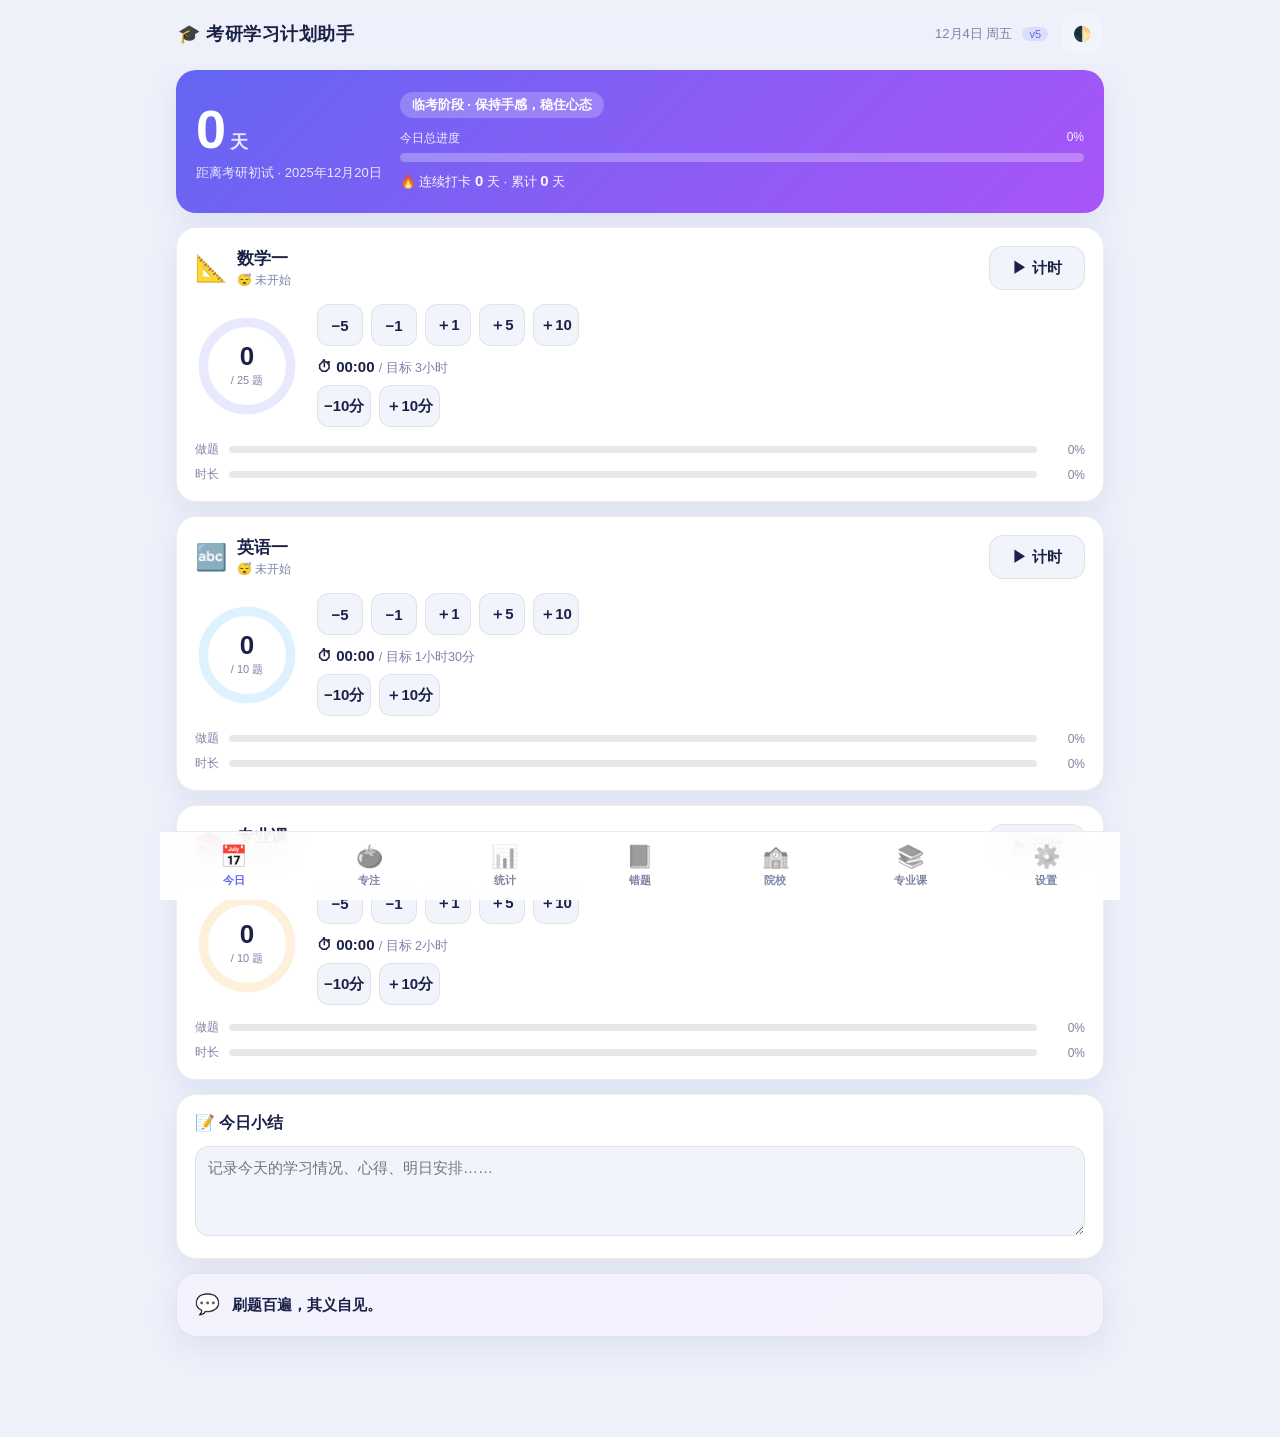
<file: index.html>
<!DOCTYPE html>
<html lang="zh-CN">
<head>
  <meta charset="utf-8">
  <meta name="viewport" content="width=device-width, initial-scale=1, viewport-fit=cover">
  <meta name="apple-mobile-web-app-capable" content="yes">
  <meta name="mobile-web-app-capable" content="yes">
  <meta name="apple-mobile-web-app-status-bar-style" content="black-translucent">
  <meta name="apple-mobile-web-app-title" content="考研助手">
  <meta name="format-detection" content="telephone=no">
  <meta name="theme-color" content="#6366f1">
  <meta name="description" content="考研学习计划助手：数学一 / 英语一 / 专业课 每日刷题量与学习时长管理">
  <link rel="manifest" href="manifest.webmanifest">
  <link rel="apple-touch-icon" href="icons/icon-180.png">
  <link rel="icon" type="image/png" href="icons/icon-192.png">
  <link rel="stylesheet" href="styles.css?v=5">
  <title>考研学习计划助手</title>
</head>
<body>
  <div id="app">

    <!-- ===== 顶栏 ===== -->
    <header class="topbar">
      <div class="brand">🎓 考研学习计划助手</div>
      <div class="topbar-right">
        <span id="todayText" class="today-text"></span>
        <span class="ver-tag" id="verTag" title="版本号：出现 v5 说明已是最新版">v5</span>
        <button id="btnTheme" class="icon-btn" title="切换深色模式">🌓</button>
      </div>
    </header>

    <main class="main">

      <!-- ===== 今日 ===== -->
      <section id="page-today" class="page active">
        <div class="card hero">
          <div class="hero-left">
            <div class="hero-count"><span id="countdownNum">--</span><span class="unit">天</span></div>
            <div class="hero-sub">距离考研初试 · <span id="examDateText"></span></div>
          </div>
          <div class="hero-right">
            <div class="phase-badge" id="phaseBadge">备考中</div>
            <div class="hero-progress">
              <div class="hero-progress-label">今日总进度 <span id="overallPct">0%</span></div>
              <div class="progressbar"><div class="progressbar-fill" id="overallFill"></div></div>
            </div>
            <div class="streak-row">🔥 连续打卡 <b id="streakDays">0</b> 天 · 累计 <b id="totalCheckins">0</b> 天</div>
          </div>
        </div>

        <div id="subjectCards"></div>

        <div class="card note-card">
          <div class="card-title">📝 今日小结</div>
          <textarea id="noteInput" placeholder="记录今天的学习情况、心得、明日安排……"></textarea>
        </div>

        <div class="card quote-card">
          <div class="quote-mark">💬</div>
          <div id="quoteText" class="quote-text"></div>
        </div>
      </section>

      <!-- ===== 专注 ===== -->
      <section id="page-focus" class="page">
        <div class="card focus-card">
          <div class="card-title center">🍅 番茄专注</div>
          <div class="subject-chips" id="pomoSubjectChips"></div>
          <div class="pomo-wrap">
            <svg class="pomo-ring" viewBox="0 0 260 260">
              <circle class="pomo-ring-bg" cx="130" cy="130" r="118"></circle>
              <circle class="pomo-ring-fill" id="pomoRing" cx="130" cy="130" r="118"></circle>
            </svg>
            <div class="pomo-center">
              <div class="pomo-time" id="pomoTime">25:00</div>
              <div class="pomo-mode" id="pomoModeText">专注</div>
            </div>
          </div>
          <div class="pomo-controls">
            <button class="btn btn-ghost" data-action="pomoReset" title="重置">↺ 重置</button>
            <button class="btn btn-primary btn-big" id="pomoToggle" data-action="pomoToggle">▶ 开始</button>
            <button class="btn btn-ghost" data-action="pomoSkip" title="跳过本阶段">⏭ 跳过</button>
          </div>
          <div class="pomo-stats">
            今日已完成 <b id="pomoFocusToday">0</b> 个番茄
            <span class="pomo-hint" id="pomoHint"></span>
          </div>
        </div>

        <div class="card">
          <div class="card-title">⏱ 单科计时</div>
          <p class="hint-text">在「今日」页每科卡片上点「开始计时」，专注时长会自动累计到该科今天的学习时间。</p>
        </div>

        <div class="card">
          <div class="card-title">🍅 番茄钟设置</div>
          <div class="form-grid">
            <label class="field">专注时长(分)
              <input type="number" id="set-pomo-focus" min="5" max="120" value="25">
            </label>
            <label class="field">短休息(分)
              <input type="number" id="set-pomo-short" min="1" max="60" value="5">
            </label>
            <label class="field">长休息(分)
              <input type="number" id="set-pomo-long" min="5" max="90" value="15">
            </label>
            <label class="field">几个番茄后长休息
              <input type="number" id="set-pomo-longevery" min="1" max="10" value="4">
            </label>
          </div>
          <label class="switch-row">
            <input type="checkbox" id="set-pomo-auto" checked>
            <span>专注结束后自动开始休息</span>
          </label>
        </div>
      </section>

      <!-- ===== 统计 ===== -->
      <section id="page-stats" class="page">
        <div class="range-toggle">
          <button data-range="7" class="active">近 7 天</button>
          <button data-range="30">近 30 天</button>
        </div>

        <div class="stat-cards">
          <div class="card stat-card">
            <div class="stat-num" id="statTotalProblems">0</div>
            <div class="stat-label">累计做题(题)</div>
          </div>
          <div class="card stat-card">
            <div class="stat-num" id="statTotalTime">0</div>
            <div class="stat-label">累计时长(小时)</div>
          </div>
          <div class="card stat-card">
            <div class="stat-num" id="statAvgTime">0</div>
            <div class="stat-label">日均时长(小时)</div>
          </div>
          <div class="card stat-card">
            <div class="stat-num" id="statBestStreak">0</div>
            <div class="stat-label">最长连击(天)</div>
          </div>
        </div>

        <div class="card">
          <div class="card-title">📈 各科日均</div>
          <div id="statSubjectRows"></div>
        </div>

        <div class="card">
          <div class="card-title">📊 每日做题数</div>
          <canvas id="chartProblems" height="220"></canvas>
          <div class="legend" id="legendProblems"></div>
        </div>

        <div class="card">
          <div class="card-title">⏰ 每日学习时长</div>
          <canvas id="chartTime" height="220"></canvas>
          <div class="legend" id="legendTime"></div>
        </div>

        <div class="card">
          <div class="card-title row-between">
            <span>🗓 打卡日历</span>
            <span class="cal-nav">
              <button class="icon-btn" data-action="calPrev">◀</button>
              <b id="calTitle"></b>
              <button class="icon-btn" data-action="calNext">▶</button>
            </span>
          </div>
          <div class="cal-week">一 二 三 四 五 六 日</div>
          <div id="calGrid" class="cal-grid"></div>
          <div class="cal-legend">
            <span><i style="background:var(--card2)"></i>0%</span>
            <span><i style="background:#c7d2fe"></i>&lt;50%</span>
            <span><i style="background:#818cf8"></i>50–100%</span>
            <span><i style="background:#4f46e5"></i>≥100%</span>
          </div>
        </div>
      </section>

      <!-- ===== 错题 ===== -->
      <section id="page-mistakes" class="page">
        <div class="card">
          <div class="card-title">📕 记录错题</div>
          <form id="mistakeForm" class="mistake-form">
            <div class="form-grid">
              <label class="field">科目
                <select id="mistakeSubject"></select>
              </label>
              <label class="field">错误类型
                <select id="mistakeTag">
                  <option>粗心大意</option>
                  <option>概念不清</option>
                  <option>方法不会</option>
                  <option>计算错误</option>
                  <option>其他</option>
                </select>
              </label>
            </div>
            <label class="field">来源（书/卷/章节，选填）
              <input type="text" id="mistakeSource" placeholder="如：660题 P23 / 2019年真题">
            </label>
            <label class="field">题目要点 / 错误原因
              <textarea id="mistakeContent" rows="2" placeholder="简要记录这道题的知识点或错误原因，方便复习"></textarea>
            </label>
            <button type="submit" class="btn btn-primary btn-block">＋ 加入错题本</button>
          </form>
        </div>

        <div class="mistake-filters" id="mistakeFilters"></div>
        <div id="mistakeList"></div>
      </section>

      <!-- ===== 院校信息 ===== -->
      <section id="page-schools" class="page">
        <div class="card">
          <div class="card-title">🔍 查询院校考试信息</div>
          <p class="hint-text">输入院校或专业名称，直接搜索该校官网发布的招生简章、专业目录、考试大纲、复试分数线等信息（电脑端体验最佳，搜索结果请认准 edu.cn / ac.cn 官网域名）。</p>
          <div class="school-search-row">
            <input type="text" id="schoolSearch" placeholder="如：清华大学 / 计算机 / 金融">
            <button class="btn btn-primary" id="btnSchoolBaidu">百度搜索</button>
            <button class="btn btn-ghost" id="btnSchoolBing">必应搜索</button>
          </div>
        </div>

        <div class="card">
          <div class="card-title">🏛️ 权威入口</div>
          <div class="link-grid" id="officialLinks"></div>
          <div class="sub-title">省级教育考试院（报考、网上确认、查分）</div>
          <div class="link-grid" id="provinceLinks"></div>
        </div>

        <div class="card">
          <div class="card-title">🗓️ 考试信息时间轴（按你设置的考试日期推算）</div>
          <div id="examTimeline"></div>
        </div>

        <div class="card">
          <div class="card-title">🎯 热门院校官方研招网</div>
          <input type="text" id="schoolFilterInput" class="school-filter-input" placeholder="在列表中筛选院校，如：北京 / 计算机类">
          <div class="mistake-filters" id="schoolFilters"></div>
          <div id="schoolList"></div>
          <p class="hint-text">列表未收录的院校：用上方搜索框，或前往「研招网·院校库」查询全部招生单位。</p>
        </div>
      </section>

      <!-- ===== 专业课 811 ===== -->
      <section id="page-major" class="page">
        <div id="majorContent"></div>
      </section>

      <!-- ===== 设置 ===== -->
      <section id="page-settings" class="page">
        <div class="card">
          <div class="card-title">🎯 计划设置</div>
          <label class="field">考研初试日期
            <input type="date" id="set-exam-date">
          </label>
          <div class="subject-settings" id="subjectSettings"></div>
          <button class="btn btn-gradient btn-block" id="btn-smart">✨ 一键智能规划（按剩余天数推荐）</button>
          <p class="hint-text" id="smartHint"></p>
        </div>

        <div class="card">
          <div class="card-title">🔔 每日提醒</div>
          <label class="switch-row">
            <input type="checkbox" id="set-remind-on">
            <span>每天提醒我打卡</span>
          </label>
          <div class="remind-row">
            <label class="field">提醒时间
              <input type="time" id="set-remind-time" value="21:30">
            </label>
            <button class="btn btn-ghost" id="btn-notif-perm">开启系统通知权限</button>
          </div>
          <p class="hint-text">应用打开时会在设定时间弹出提醒；Chrome/Android 支持定时系统通知（iOS 暂不支持定时通知，需保持应用打开）。</p>
        </div>

        <div class="card">
          <div class="card-title">🎨 外观</div>
          <label class="field">主题模式
            <select id="set-theme">
              <option value="auto">跟随系统</option>
              <option value="light">浅色</option>
              <option value="dark">深色</option>
            </select>
          </label>
        </div>

        <div class="card">
          <div class="card-title">💾 数据管理</div>
          <p class="hint-text">所有数据仅保存在这台设备的浏览器里，不会上传到任何服务器。换设备时请先导出备份。</p>
          <div class="btn-row">
            <button class="btn btn-ghost" id="btn-export">导出备份(JSON)</button>
            <button class="btn btn-ghost" id="btn-csv">导出报表(CSV)</button>
          </div>
          <div class="btn-row">
            <button class="btn btn-ghost" id="btn-import">导入备份</button>
            <button class="btn btn-danger" id="btn-clear">清空全部数据</button>
          </div>
          <input type="file" id="file-import" accept=".json,application/json" style="display:none">
        </div>

        <div class="card about-card">
          <div class="card-title">ℹ️ 关于</div>
          <p>考研学习计划助手 v1.0 · 纯本地运行，离线可用。</p>
          <p>科目：数学一 / 英语一 / 专业课 · 功能：每日任务、番茄钟、统计图表、打卡日历、错题本、智能规划、数据备份。</p>
          <p>💡 在 iPad 上使用：用 Safari 打开本应用 → 点右上角「分享」→「添加到主屏幕」，即可像 App 一样全屏使用。</p>
        </div>
      </section>

    </main>

    <!-- ===== 底部导航 ===== -->
    <nav class="tabbar">
      <button class="tab active" data-tab="today"><span class="tab-icon">📅</span><span>今日</span></button>
      <button class="tab" data-tab="focus"><span class="tab-icon">🍅</span><span>专注</span></button>
      <button class="tab" data-tab="stats"><span class="tab-icon">📊</span><span>统计</span></button>
      <button class="tab" data-tab="mistakes"><span class="tab-icon">📕</span><span>错题</span></button>
      <button class="tab" data-tab="schools"><span class="tab-icon">🏫</span><span>院校</span></button>
      <button class="tab" data-tab="major"><span class="tab-icon">📚</span><span>专业课</span></button>
      <button class="tab" data-tab="settings"><span class="tab-icon">⚙️</span><span>设置</span></button>
    </nav>
  </div>

  <!-- ===== 弹窗 ===== -->
  <div id="modal" class="modal hidden">
    <div class="modal-card">
      <div class="modal-title" id="modalTitle"></div>
      <div class="modal-body" id="modalBody"></div>
      <div class="modal-btns">
        <button class="btn btn-ghost" id="modalCancel">取消</button>
        <button class="btn btn-primary" id="modalOk">确定</button>
      </div>
    </div>
  </div>

  <div id="toast" class="toast"></div>

  <script src="schools-data.js?v=5"></script>
  <script src="major-bank.js?v=5"></script>
  <script src="app.js?v=5"></script>
</body>
</html>
</file>
<file: styles.css>
/* ============ 考研学习计划助手 - 样式 ============ */
:root {
  --bg: #eef1fa;
  --card: #ffffff;
  --card2: #f2f4fb;
  --text: #1b2147;
  --muted: #7d84a6;
  --primary: #6366f1;
  --primary-2: #8b5cf6;
  --danger: #ef4444;
  --ok: #10b981;
  --border: rgba(27, 33, 71, .08);
  --shadow: 0 10px 30px rgba(80, 90, 160, .10);
  --radius: 20px;
  --math: #6366f1;
  --eng: #0ea5e9;
  --maj: #f59e0b;
}
:root.dark {
  --bg: #0e1120;
  --card: #191d33;
  --card2: #242a48;
  --text: #e9ebf8;
  --muted: #8e95bd;
  --border: rgba(255, 255, 255, .09);
  --shadow: 0 10px 30px rgba(0, 0, 0, .45);
}
@media (prefers-color-scheme: dark) {
  :root:not(.light) {
    --bg: #0e1120;
    --card: #191d33;
    --card2: #242a48;
    --text: #e9ebf8;
    --muted: #8e95bd;
    --border: rgba(255, 255, 255, .09);
    --shadow: 0 10px 30px rgba(0, 0, 0, .45);
  }
}

* { box-sizing: border-box; -webkit-tap-highlight-color: transparent; }
html, body { margin: 0; padding: 0; }
body {
  font-family: -apple-system, BlinkMacSystemFont, "PingFang SC", "Hiragino Sans GB", "Microsoft YaHei", sans-serif;
  background: var(--bg);
  color: var(--text);
  min-height: 100vh;
  -webkit-font-smoothing: antialiased;
  touch-action: manipulation;
  user-select: none;
  -webkit-user-select: none;
}
input, textarea, select { user-select: text; -webkit-user-select: text; }
button { font-family: inherit; color: inherit; }

/* ============ 布局 ============ */
#app { max-width: 960px; margin: 0 auto; padding-bottom: calc(70px + env(safe-area-inset-bottom)); }

.topbar {
  position: sticky; top: 0; z-index: 50;
  display: flex; align-items: center; justify-content: space-between;
  padding: calc(14px + env(safe-area-inset-top)) 18px 10px;
  background: var(--bg);
  background: color-mix(in srgb, var(--bg) 82%, transparent);
  backdrop-filter: blur(18px);
  -webkit-backdrop-filter: blur(18px);
}
.brand { font-size: 18px; font-weight: 800; letter-spacing: .5px; }
.topbar-right { display: flex; align-items: center; gap: 10px; }
.today-text { font-size: 13px; color: var(--muted); }

.main { padding: 6px 16px 16px; display: block; }
.page { display: none; animation: fadein .22s ease; }
.page.active { display: block; }
@keyframes fadein { from { opacity: 0; transform: translateY(6px); } to { opacity: 1; transform: none; } }

/* ============ 卡片 ============ */
.card {
  background: var(--card);
  border: 1px solid var(--border);
  border-radius: var(--radius);
  box-shadow: var(--shadow);
  padding: 18px;
  margin-bottom: 14px;
}
.card-title { font-size: 16px; font-weight: 700; margin-bottom: 12px; }
.card-title.center { text-align: center; }
.row-between { display: flex; align-items: center; justify-content: space-between; }
.hint-text { font-size: 13px; color: var(--muted); line-height: 1.6; margin: 8px 0 0; }

/* ============ Hero ============ */
.hero {
  background: linear-gradient(135deg, #6366f1 0%, #8b5cf6 55%, #a855f7 100%);
  color: #fff; border: none;
  display: flex; gap: 18px; align-items: center;
  padding: 22px 20px;
}
.hero-left { flex: 0 0 auto; }
.hero-count { font-size: 54px; font-weight: 800; line-height: 1; }
.hero-count .unit { font-size: 18px; font-weight: 600; margin-left: 4px; opacity: .85; }
.hero-sub { font-size: 13px; opacity: .85; margin-top: 8px; }
.hero-right { flex: 1; min-width: 0; }
.phase-badge {
  display: inline-block; background: rgba(255,255,255,.22);
  padding: 4px 12px; border-radius: 999px; font-size: 13px; font-weight: 600;
}
.hero-progress { margin-top: 12px; }
.hero-progress-label { font-size: 12px; opacity: .9; margin-bottom: 6px; display: flex; justify-content: space-between; }
.streak-row { margin-top: 10px; font-size: 13px; opacity: .95; }
.streak-row b { font-size: 15px; }

.progressbar { height: 9px; border-radius: 999px; background: rgba(27,33,71,.10); overflow: hidden; }
.progressbar-fill {
  height: 100%; border-radius: 999px;
  background: linear-gradient(90deg, var(--primary), var(--primary-2));
  transition: width .35s ease;
}
.hero .progressbar { background: rgba(255,255,255,.28); }
.hero .progressbar-fill { background: #fff; }

/* ============ 科目卡片 ============ */
.subject-card { --sc: #6366f1; }
.sc-head { display: flex; align-items: center; gap: 10px; }
.sc-icon { font-size: 26px; }
.sc-titles { flex: 1; min-width: 0; }
.sc-title { font-size: 17px; font-weight: 800; }
.sc-status { font-size: 12px; color: var(--muted); margin-top: 2px; }
.sc-timer { min-width: 96px; }
.sc-timer.running { background: var(--sc); color: #fff; animation: pulse 1.6s infinite; }
@keyframes pulse { 0%,100% { box-shadow: 0 0 0 0 rgba(99,102,241,.45); box-shadow: 0 0 0 0 color-mix(in srgb, var(--sc) 45%, transparent); } 50% { box-shadow: 0 0 0 10px transparent; } }

.sc-body { display: flex; align-items: center; gap: 18px; margin-top: 14px; }
.ring-block { position: relative; width: 104px; height: 104px; flex: 0 0 auto; cursor: pointer; }
.ring { width: 100%; height: 100%; transform: rotate(-90deg); }
.ring-bg, .ring-fill { fill: none; stroke-width: 9; }
.ring-bg { stroke: rgba(99, 102, 241, .15); stroke: color-mix(in srgb, var(--sc) 14%, transparent); }
.ring-fill { stroke-linecap: round; transition: stroke-dashoffset .4s ease; }
.ring-center {
  position: absolute; inset: 0; display: flex; flex-direction: column;
  align-items: center; justify-content: center; pointer-events: none;
}
.ring-num { font-size: 26px; font-weight: 800; line-height: 1; }
.ring-cap { font-size: 11px; color: var(--muted); margin-top: 4px; }
.ring-over { color: var(--ok); }

.sc-side { flex: 1; min-width: 0; }
.sc-btns { display: flex; gap: 8px; flex-wrap: wrap; }
.sc-time { font-size: 15px; font-weight: 700; margin-top: 12px; cursor: pointer; color: var(--text); }
.sc-time small { color: var(--muted); font-weight: 400; }
.sc-time-btns { display: flex; gap: 8px; margin-top: 8px; }
.sc-bars { margin-top: 14px; display: flex; flex-direction: column; gap: 8px; }
.mini-row { display: flex; align-items: center; gap: 10px; font-size: 12px; color: var(--muted); }
.mini-row .progressbar { flex: 1; height: 7px; }
.mini-row span:last-child { width: 38px; text-align: right; }

/* ============ 按钮 ============ */
.btn {
  appearance: none; border: none; cursor: pointer;
  min-height: 44px; padding: 0 18px; border-radius: 14px;
  font-size: 15px; font-weight: 600; transition: transform .1s, opacity .15s;
  display: inline-flex; align-items: center; justify-content: center; gap: 6px;
}
.btn:active { transform: scale(.96); }
.btn-primary { background: linear-gradient(135deg, var(--primary), var(--primary-2)); color: #fff; box-shadow: 0 6px 18px rgba(99,102,241,.35); }
.btn-gradient { background: linear-gradient(135deg, #f59e0b, #ef4444); color: #fff; box-shadow: 0 6px 18px rgba(245,158,11,.3); }
.btn-ghost { background: var(--card2); color: var(--text); border: 1px solid var(--border); }
.btn-danger { background: #fdecec; background: color-mix(in srgb, var(--danger) 12%, var(--card)); color: var(--danger); border: 1px solid rgba(239, 68, 68, .3); border: 1px solid color-mix(in srgb, var(--danger) 30%, transparent); }
.btn-big { flex: 1.4; font-size: 17px; }
.btn-block { width: 100%; }
.btn-row { display: flex; gap: 10px; margin-top: 10px; }
.btn-row .btn { flex: 1; }

.step-btn {
  appearance: none; border: 1px solid var(--border); background: var(--card2);
  color: var(--text); cursor: pointer; border-radius: 12px;
  min-width: 46px; min-height: 42px; font-size: 15px; font-weight: 700;
  transition: transform .1s;
}
.step-btn:active { transform: scale(.92); }

.icon-btn {
  appearance: none; border: none; background: var(--card2); color: var(--text);
  cursor: pointer; border-radius: 12px; min-width: 40px; min-height: 40px;
  font-size: 15px; display: inline-flex; align-items: center; justify-content: center;
}

/* ============ 表单 ============ */
.field { display: block; font-size: 13px; color: var(--muted); margin-bottom: 12px; font-weight: 600; }
.field input, .field select, .field textarea {
  display: block; width: 100%; margin-top: 6px;
  background: var(--card2); color: var(--text);
  border: 1.5px solid var(--border); border-radius: 12px;
  padding: 11px 12px; font-size: 16px; font-family: inherit;
  outline: none; -webkit-appearance: none; appearance: none;
}
.field input:focus, .field select:focus, .field textarea:focus { border-color: var(--primary); }
.form-grid { display: grid; grid-template-columns: 1fr 1fr; gap: 0 12px; }
textarea { resize: vertical; min-height: 72px; }
#noteInput { width: 100%; min-height: 90px; background: var(--card2); border: 1.5px solid var(--border); border-radius: 14px; padding: 12px; font-size: 15px; color: var(--text); font-family: inherit; outline: none; }
#noteInput:focus { border-color: var(--primary); }

.switch-row { display: flex; align-items: center; gap: 10px; font-size: 15px; font-weight: 600; cursor: pointer; margin-top: 10px; }
.switch-row input { width: 22px; height: 22px; accent-color: var(--primary); }
.remind-row { display: flex; gap: 10px; align-items: flex-end; margin-top: 6px; flex-wrap: wrap; }
.remind-row .field { margin-bottom: 0; flex: 1; min-width: 140px; }

/* ============ 科目设置 ============ */
.subj-set { border: 1px solid var(--border); border-radius: 16px; padding: 14px; margin-bottom: 12px; background: var(--card2); }
.subj-set-head { display: flex; align-items: center; gap: 8px; margin-bottom: 10px; font-size: 16px; }
.subj-set-head input { background: transparent; border: none; border-bottom: 1.5px dashed var(--border); color: var(--text); font-size: 16px; font-weight: 700; padding: 4px 6px; outline: none; width: 100%; }

/* ============ 底部导航 ============ */
.tabbar {
  position: fixed; bottom: 0; left: 50%; transform: translateX(-50%);
  width: 100%; max-width: 960px; z-index: 60;
  display: flex;
  background: var(--card);
  background: color-mix(in srgb, var(--card) 88%, transparent);
  backdrop-filter: blur(20px);
  -webkit-backdrop-filter: blur(20px);
  border-top: 1px solid var(--border);
  padding: 6px 6px calc(6px + env(safe-area-inset-bottom));
}
.tab {
  flex: 1; appearance: none; border: none; background: transparent; cursor: pointer;
  display: flex; flex-direction: column; align-items: center; gap: 3px;
  padding: 6px 0; border-radius: 14px; color: var(--muted);
  font-size: 11px; font-weight: 600; transition: color .15s;
}
.tab-icon { font-size: 22px; filter: grayscale(1) opacity(.65); transition: filter .15s; }
.tab.active { color: var(--primary); }
.tab.active .tab-icon { filter: none; }

/* ============ 统计 ============ */
.range-toggle { display: flex; background: var(--card); border: 1px solid var(--border); border-radius: 14px; padding: 4px; margin-bottom: 14px; box-shadow: var(--shadow); }
.range-toggle button {
  flex: 1; appearance: none; border: none; background: transparent; cursor: pointer;
  min-height: 40px; border-radius: 11px; font-size: 15px; font-weight: 700; color: var(--muted);
}
.range-toggle button.active { background: linear-gradient(135deg, var(--primary), var(--primary-2)); color: #fff; }
.stat-cards { display: grid; grid-template-columns: repeat(auto-fit, minmax(150px, 1fr)); gap: 12px; }
.stat-card { text-align: center; padding: 16px 10px; }
.stat-num { font-size: 30px; font-weight: 800; background: linear-gradient(135deg, var(--primary), var(--primary-2)); -webkit-background-clip: text; background-clip: text; color: transparent; }
.stat-label { font-size: 12px; color: var(--muted); margin-top: 4px; }
.legend { display: flex; flex-wrap: wrap; gap: 12px; margin-top: 10px; font-size: 12px; color: var(--muted); }
.legend span { display: inline-flex; align-items: center; gap: 5px; }
.legend i { width: 10px; height: 10px; border-radius: 3px; display: inline-block; }
canvas { width: 100%; }
.subj-stat-row { display: flex; align-items: center; justify-content: space-between; padding: 9px 0; border-bottom: 1px dashed var(--border); font-size: 14px; }
.subj-stat-row:last-child { border-bottom: none; }

/* ============ 日历 ============ */
.cal-nav { display: inline-flex; align-items: center; gap: 8px; }
.cal-nav b { min-width: 92px; text-align: center; font-size: 14px; }
.cal-week { display: grid; grid-template-columns: repeat(7, 1fr); text-align: center; font-size: 12px; color: var(--muted); margin: 8px 0 6px; }
.cal-grid { display: grid; grid-template-columns: repeat(7, 1fr); gap: 6px; }
.cal-cell {
  appearance: none; border: none; cursor: pointer; aspect-ratio: 1;
  border-radius: 12px; font-size: 14px; font-weight: 600;
  display: flex; align-items: center; justify-content: center;
  background: var(--card2); color: var(--text);
}
.cal-cell.today { outline: 2.5px solid var(--primary); outline-offset: 1px; }
.cal-cell.future { opacity: .35; pointer-events: none; }
.cal-legend { display: flex; gap: 12px; font-size: 11px; color: var(--muted); margin-top: 10px; flex-wrap: wrap; }
.cal-legend i { width: 12px; height: 12px; border-radius: 4px; display: inline-block; margin-right: 4px; vertical-align: -2px; }

/* ============ 番茄钟 ============ */
.subject-chips { display: flex; gap: 8px; justify-content: center; flex-wrap: wrap; margin-bottom: 14px; }
.chip {
  appearance: none; border: 1.5px solid var(--border); background: var(--card2); color: var(--text);
  cursor: pointer; border-radius: 999px; padding: 8px 16px; font-size: 14px; font-weight: 700;
}
.pomo-wrap { position: relative; width: min(280px, 76vw); margin: 6px auto 4px; }
.pomo-ring { width: 100%; height: auto; transform: rotate(-90deg); display: block; }
.pomo-ring-bg, .pomo-ring-fill { fill: none; stroke-width: 10; }
.pomo-ring-bg { stroke: rgba(99, 102, 241, .14); stroke: color-mix(in srgb, var(--primary) 13%, transparent); }
.pomo-ring-fill { stroke: var(--primary); stroke-linecap: round; transition: stroke-dashoffset .3s linear; }
.pomo-center { position: absolute; inset: 0; display: flex; flex-direction: column; align-items: center; justify-content: center; }
.pomo-time { font-size: 52px; font-weight: 800; letter-spacing: 2px; font-variant-numeric: tabular-nums; }
.pomo-mode { font-size: 14px; font-weight: 700; color: var(--muted); margin-top: 2px; padding: 3px 14px; border-radius: 999px; background: var(--card2); }
.pomo-controls { display: flex; gap: 10px; margin-top: 16px; }
.pomo-stats { text-align: center; font-size: 13px; color: var(--muted); margin-top: 14px; }
.pomo-stats b { color: var(--text); font-size: 15px; }
.pomo-hint { display: block; margin-top: 4px; }

/* ============ 错题 ============ */
.mistake-filters { display: flex; gap: 8px; flex-wrap: wrap; margin-bottom: 12px; }
.mistake-item.mastered { opacity: .55; }
.mi-head { display: flex; align-items: center; gap: 8px; flex-wrap: wrap; }
.mi-badge { padding: 3px 10px; border-radius: 999px; font-size: 12px; font-weight: 700; white-space: nowrap; }
.mi-meta { font-size: 12px; color: var(--muted); flex: 1; min-width: 120px; }
.mi-actions { display: flex; gap: 4px; }
.mi-content { font-size: 15px; line-height: 1.6; margin-top: 8px; word-break: break-all; }
.mi-content.mastered-text { text-decoration: line-through; }
.mistake-empty { text-align: center; color: var(--muted); font-size: 14px; padding: 30px 0; }

/* ============ 名言 ============ */
.quote-card { display: flex; gap: 12px; align-items: flex-start; background: var(--card); background: linear-gradient(135deg, color-mix(in srgb, var(--primary) 8%, var(--card)), color-mix(in srgb, var(--primary-2) 8%, var(--card))); }
.quote-mark { font-size: 20px; }
.quote-text { font-size: 15px; line-height: 1.7; font-weight: 600; }

/* ============ 弹窗 & Toast ============ */
.modal {
  position: fixed; inset: 0; z-index: 100;
  background: rgba(10, 12, 30, .5);
  backdrop-filter: blur(4px); -webkit-backdrop-filter: blur(4px);
  display: flex; align-items: center; justify-content: center; padding: 24px;
  opacity: 1; transition: opacity .2s;
}
.modal.hidden { opacity: 0; pointer-events: none; }
.modal-card {
  background: var(--card); border-radius: 22px; padding: 22px;
  width: 100%; max-width: 460px; max-height: 80vh; overflow-y: auto;
  box-shadow: 0 20px 60px rgba(0,0,0,.3);
  transform: translateY(0); transition: transform .2s;
}
.modal.hidden .modal-card { transform: translateY(16px); }
.modal-title { font-size: 17px; font-weight: 800; margin-bottom: 12px; }
.modal-body { font-size: 15px; line-height: 1.7; }
.modal-body .day-row { display: flex; justify-content: space-between; padding: 7px 0; border-bottom: 1px dashed var(--border); font-size: 14px; }
.modal-body .day-row:last-of-type { border-bottom: none; }
.modal-btns { display: flex; gap: 10px; margin-top: 18px; }
.modal-btns .btn { flex: 1; }

.toast {
  position: fixed; left: 50%; transform: translateX(-50%) translateY(20px);
  bottom: calc(86px + env(safe-area-inset-bottom)); z-index: 120;
  background: rgba(20, 24, 50, .92); color: #fff;
  padding: 12px 22px; border-radius: 999px; font-size: 14px; font-weight: 600;
  opacity: 0; pointer-events: none; transition: all .25s; max-width: 86vw; text-align: center;
}
.toast.show { opacity: 1; transform: translateX(-50%) translateY(0); }

/* ============ 院校信息 ============ */
.school-search-row { display: flex; gap: 8px; margin-top: 10px; flex-wrap: wrap; }
.school-search-row input {
  flex: 1; min-width: 180px; background: var(--card2); border: 1.5px solid var(--border);
  border-radius: 12px; padding: 11px 12px; font-size: 16px; color: var(--text); outline: none;
}
.school-search-row input:focus { border-color: var(--primary); }
.link-grid { display: grid; grid-template-columns: repeat(auto-fill, minmax(230px, 1fr)); gap: 10px; }
.link-card {
  display: flex; gap: 10px; align-items: center; background: var(--card2);
  border: 1px solid var(--border); border-radius: 14px; padding: 12px;
  text-decoration: none; color: var(--text); transition: transform .1s;
}
.link-card:active { transform: scale(.98); }
.link-icon { font-size: 22px; }
.link-name { font-size: 14px; font-weight: 700; }
.link-desc { font-size: 12px; color: var(--muted); margin-top: 2px; }
.sub-title { font-size: 13px; color: var(--muted); margin: 14px 0 8px; font-weight: 700; }
.tl-row { display: flex; gap: 12px; padding: 9px 0; border-bottom: 1px dashed var(--border); }
.tl-row:last-of-type { border-bottom: none; }
.tl-date { flex: 0 0 86px; font-size: 12px; color: var(--muted); font-weight: 600; padding-top: 3px; font-variant-numeric: tabular-nums; }
.tl-title { font-size: 14px; font-weight: 700; }
.tl-desc { font-size: 12px; color: var(--muted); margin-top: 2px; }
.school-row { display: flex; align-items: center; gap: 10px; padding: 12px 0; border-bottom: 1px dashed var(--border); }
.school-row:last-child { border-bottom: none; }
.school-info { flex: 1; min-width: 0; }
.school-name { font-size: 15px; font-weight: 700; }
.school-meta { font-size: 12px; color: var(--muted); margin-top: 2px; word-break: break-all; }
.school-tags i {
  font-style: normal; font-size: 10px; background: rgba(99, 102, 241, .12);
  background: color-mix(in srgb, var(--primary) 12%, transparent);
  color: var(--primary); padding: 1px 6px; border-radius: 6px; margin-left: 4px; vertical-align: 1px;
}
.school-actions { display: flex; gap: 8px; }
.school-actions .btn { min-height: 40px; padding: 0 14px; font-size: 13px; }
.school-filter-input {
  width: 100%; background: var(--card2); border: 1.5px solid var(--border); border-radius: 12px;
  padding: 10px 12px; font-size: 15px; color: var(--text); outline: none; margin-bottom: 10px;
}
.school-filter-input:focus { border-color: var(--primary); }

/* ============ 响应式 ============ */
@media (max-width: 560px) {
  .hero { flex-direction: column; text-align: center; }
  .hero-left { flex: none; }
  .sc-body { flex-direction: column; }
  .ring-block { width: 120px; height: 120px; }
  .sc-side { width: 100%; text-align: center; }
  .sc-btns { justify-content: center; }
  .sc-time-btns { justify-content: center; }
  .form-grid { grid-template-columns: 1fr; }
  .pomo-time { font-size: 44px; }
  .hero-progress-label { justify-content: center; gap: 6px; }
  .school-actions .btn { padding: 0 10px; font-size: 12px; }
}

/* ===== 专业课 811 资源页 ===== */
.major-list { display: flex; flex-direction: column; gap: 10px; }
.major-item { padding: 10px 12px; border-radius: 12px; background: var(--card-sub, rgba(127,127,127,.08)); font-size: 14px; line-height: 1.5; }
.major-item b { display: block; margin-bottom: 2px; }
.major-where { margin-top: 4px; font-size: 12px; color: var(--muted, #8a8a8a); word-break: break-all; }
.major-item .tag { display: inline-block; margin: 2px 4px 2px 0; padding: 1px 8px; border-radius: 999px; font-size: 12px; background: #f59e0b22; color: #f59e0b; }
.major-item a { color: #0ea5e9; text-decoration: none; }

.ver-tag { font-size: 11px; padding: 1px 7px; border-radius: 999px; background: #6366f122; color: var(--accent, #6366f1); margin-right: 4px; vertical-align: middle; }

/* ===== 专业课 题库 ===== */
.major-filters { display: flex; flex-wrap: wrap; gap: 6px; margin: 8px 0; }
.major-sub-title { margin: 12px 0 4px; font-weight: 600; font-size: 14px; }
.major-sub-title a, .bank-link { color: #0ea5e9; text-decoration: none; font-size: 12px; }
.bank-item { padding: 12px; }
.bank-head { display: flex; align-items: center; gap: 6px; flex-wrap: wrap; margin-bottom: 6px; }
.bank-q { font-size: 14px; line-height: 1.6; margin-bottom: 4px; }
.bank-src { font-size: 12px; color: var(--muted, #8a8a8a); margin-bottom: 6px; }
.bank-answer { width: 100%; min-height: 56px; padding: 8px 10px; border-radius: 10px; border: 1px solid rgba(127,127,127,.35); background: transparent; color: inherit; font-size: 14px; box-sizing: border-box; resize: vertical; }
.bank-btns { display: flex; gap: 6px; flex-wrap: wrap; margin-top: 6px; }
.bank-ans, .bank-sol { margin-top: 8px; padding: 8px 10px; border-radius: 10px; font-size: 13px; line-height: 1.6; background: rgba(34,197,94,.10); }
.bank-sol { background: rgba(14,165,233,.10); }
</file>
